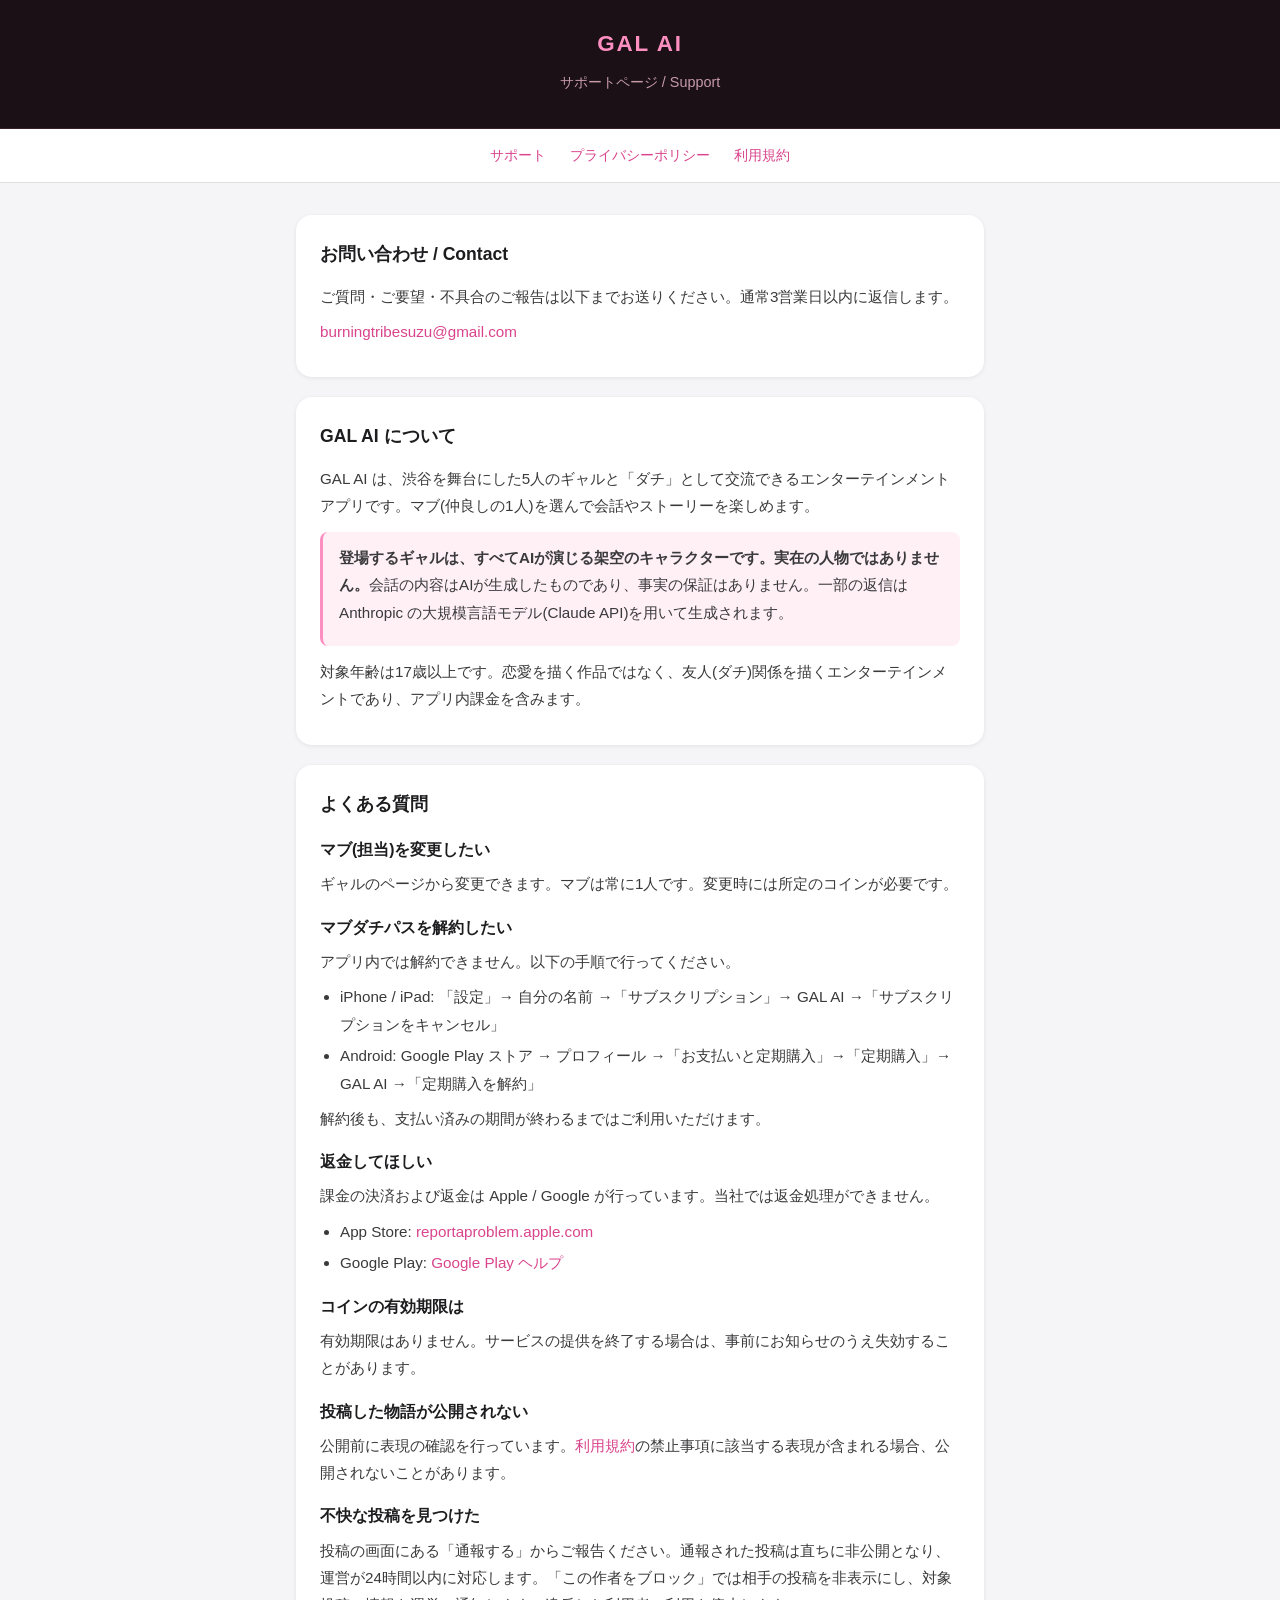
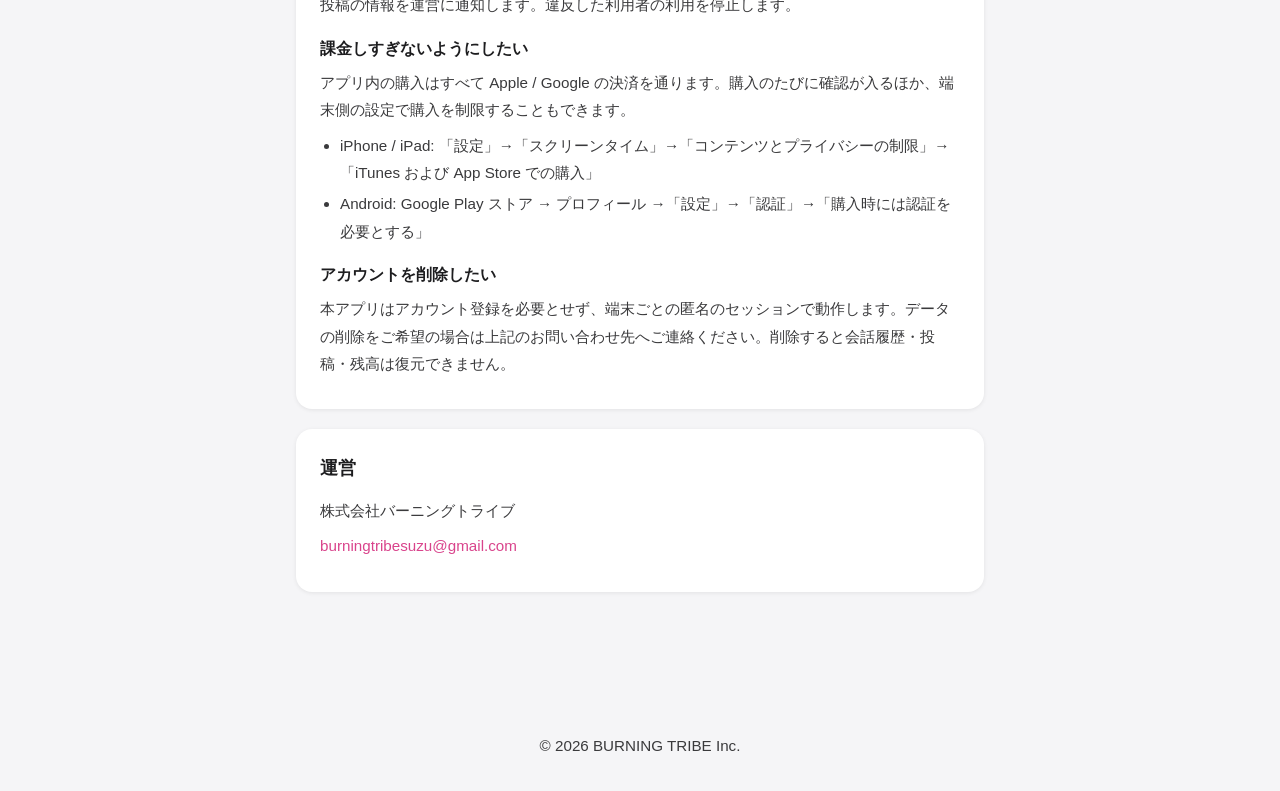
<file: index.html>
<!DOCTYPE html>
<html lang="ja">
<head>
<meta charset="UTF-8">
<meta name="viewport" content="width=device-width, initial-scale=1.0">
<title>GAL AI — サポート</title>
<link rel="stylesheet" href="style.css">
</head>
<body>
<header>
  <h1>GAL AI</h1>
  <p>サポートページ / Support</p>
</header>
<nav>
  <a href="index.html">サポート</a>
  <a href="privacy.html">プライバシーポリシー</a>
  <a href="terms.html">利用規約</a>
</nav>
<main>

<section>
  <h2>お問い合わせ / Contact</h2>
  <p>ご質問・ご要望・不具合のご報告は以下までお送りください。通常3営業日以内に返信します。</p>
  <p><a href="mailto:burningtribesuzu@gmail.com">burningtribesuzu@gmail.com</a></p>
</section>

<section>
  <h2>GAL AI について</h2>
  <p>GAL AI は、渋谷を舞台にした5人のギャルと「ダチ」として交流できるエンターテインメントアプリです。マブ(仲良しの1人)を選んで会話やストーリーを楽しめます。</p>
  <div class="note">
    <p><strong>登場するギャルは、すべてAIが演じる架空のキャラクターです。実在の人物ではありません。</strong>会話の内容はAIが生成したものであり、事実の保証はありません。一部の返信は Anthropic の大規模言語モデル(Claude API)を用いて生成されます。</p>
  </div>
  <p>対象年齢は17歳以上です。恋愛を描く作品ではなく、友人(ダチ)関係を描くエンターテインメントであり、アプリ内課金を含みます。</p>
</section>

<section>
  <h2>よくある質問</h2>

  <h3>マブ(担当)を変更したい</h3>
  <p>ギャルのページから変更できます。マブは常に1人です。変更時には所定のコインが必要です。</p>

  <h3>マブダチパスを解約したい</h3>
  <p>アプリ内では解約できません。以下の手順で行ってください。</p>
  <ul>
    <li>iPhone / iPad: 「設定」→ 自分の名前 →「サブスクリプション」→ GAL AI →「サブスクリプションをキャンセル」</li>
    <li>Android: Google Play ストア → プロフィール →「お支払いと定期購入」→「定期購入」→ GAL AI →「定期購入を解約」</li>
  </ul>
  <p>解約後も、支払い済みの期間が終わるまではご利用いただけます。</p>

  <h3>返金してほしい</h3>
  <p>課金の決済および返金は Apple / Google が行っています。当社では返金処理ができません。</p>
  <ul>
    <li>App Store: <a href="https://reportaproblem.apple.com/">reportaproblem.apple.com</a></li>
    <li>Google Play: <a href="https://support.google.com/googleplay/answer/2479637">Google Play ヘルプ</a></li>
  </ul>

  <h3>コインの有効期限は</h3>
  <p>有効期限はありません。サービスの提供を終了する場合は、事前にお知らせのうえ失効することがあります。</p>

  <h3>投稿した物語が公開されない</h3>
  <p>公開前に表現の確認を行っています。<a href="terms.html">利用規約</a>の禁止事項に該当する表現が含まれる場合、公開されないことがあります。</p>

  <h3>不快な投稿を見つけた</h3>
  <p>投稿の画面にある「通報する」からご報告ください。通報された投稿は直ちに非公開となり、運営が24時間以内に対応します。「この作者をブロック」では相手の投稿を非表示にし、対象投稿の情報を運営に通知します。違反した利用者の利用を停止します。</p>

  <h3>課金しすぎないようにしたい</h3>
  <p>アプリ内の購入はすべて Apple / Google の決済を通ります。購入のたびに確認が入るほか、端末側の設定で購入を制限することもできます。</p>
  <ul>
    <li>iPhone / iPad: 「設定」→「スクリーンタイム」→「コンテンツとプライバシーの制限」→「iTunes および App Store での購入」</li>
    <li>Android: Google Play ストア → プロフィール →「設定」→「認証」→「購入時には認証を必要とする」</li>
  </ul>

  <h3>アカウントを削除したい</h3>
  <p>本アプリはアカウント登録を必要とせず、端末ごとの匿名のセッションで動作します。データの削除をご希望の場合は上記のお問い合わせ先へご連絡ください。削除すると会話履歴・投稿・残高は復元できません。</p>
</section>

<section>
  <h2>運営</h2>
  <p>株式会社バーニングトライブ</p>
  <p><a href="mailto:burningtribesuzu@gmail.com">burningtribesuzu@gmail.com</a></p>
</section>

</main>
<footer>
  <p>© 2026 BURNING TRIBE Inc.</p>
</footer>
</body>
</html>
</file>
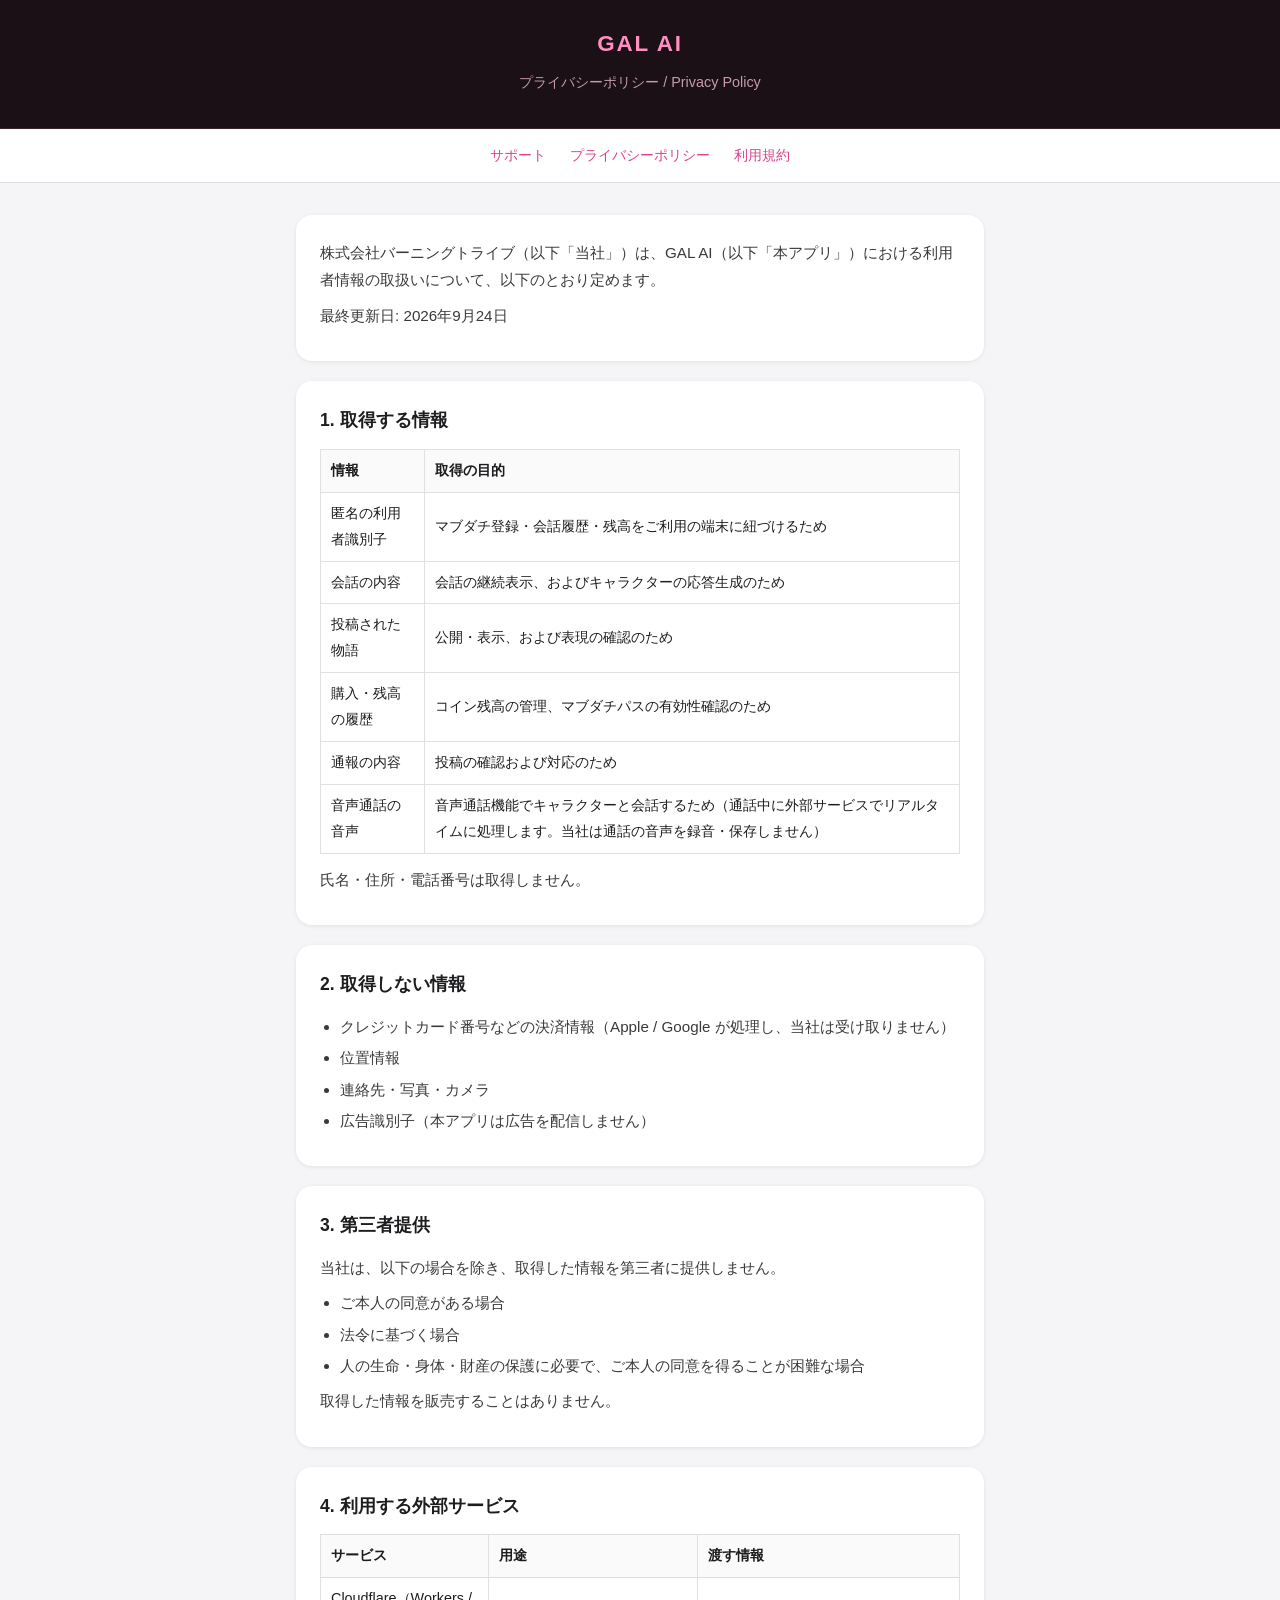
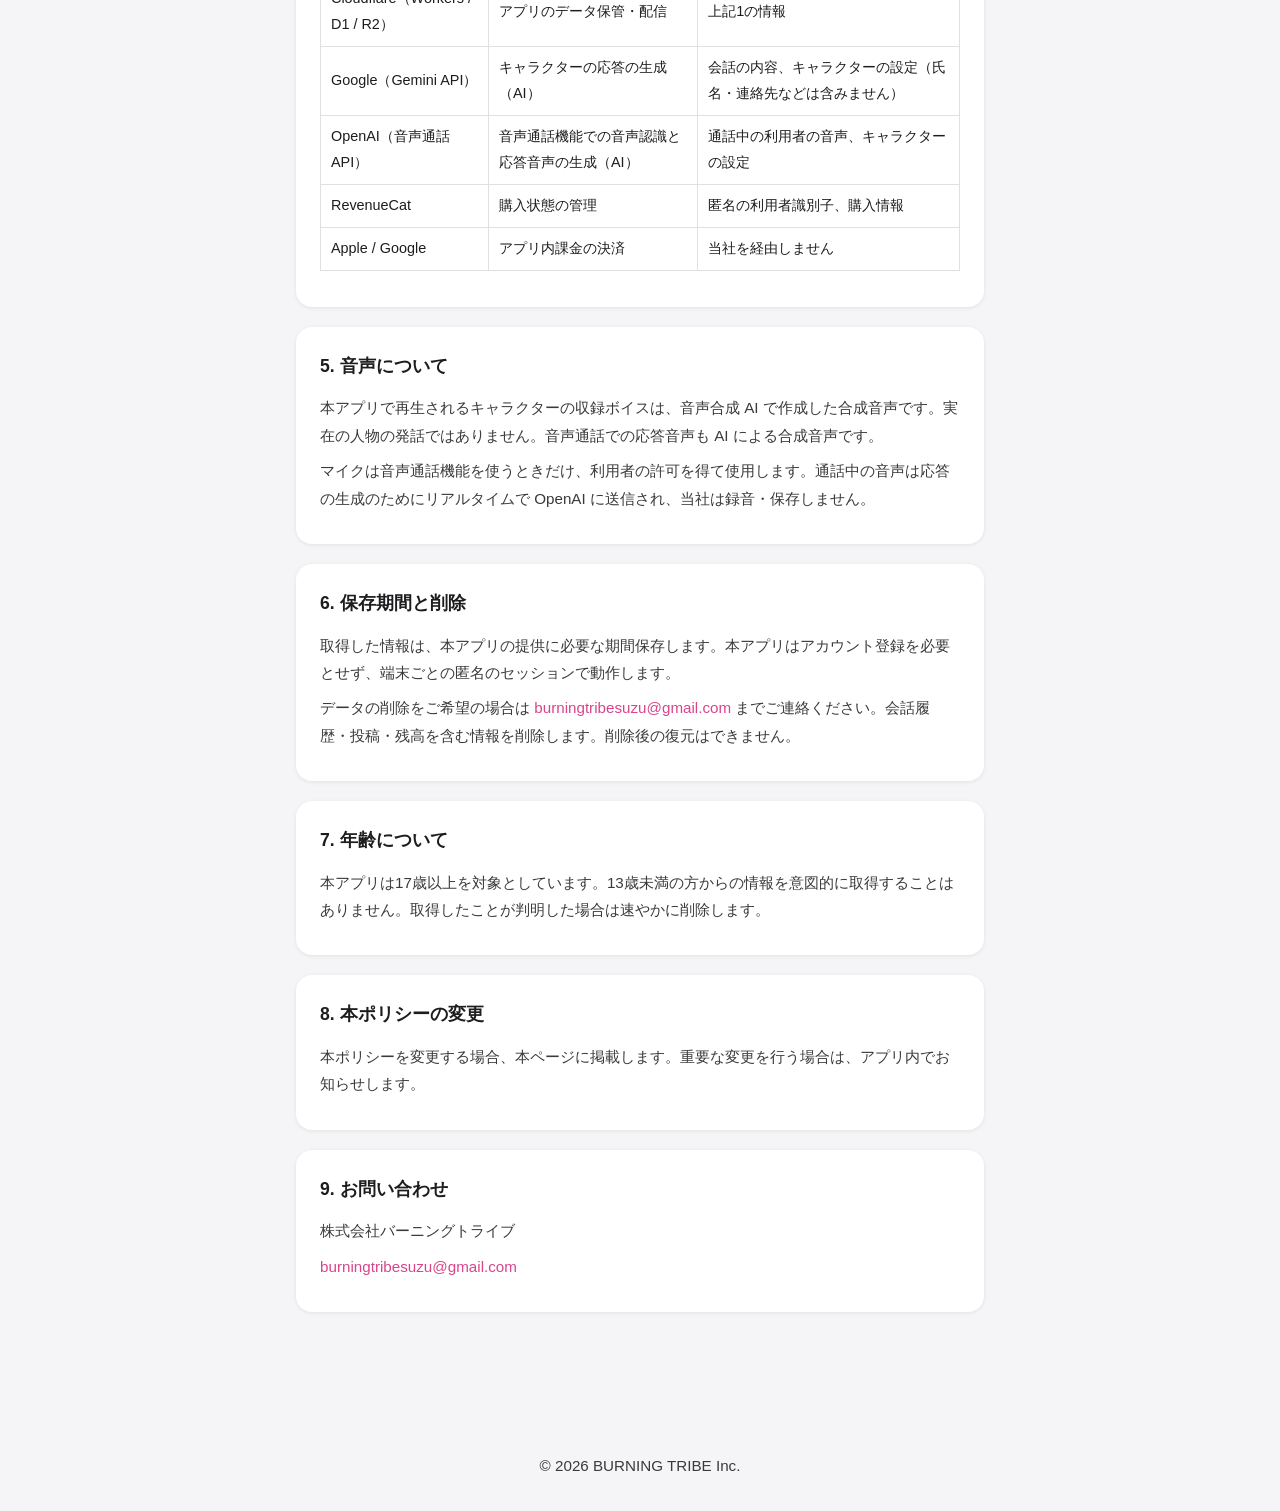
<file: privacy.html>
<!DOCTYPE html>
<html lang="ja">
<head>
<meta charset="UTF-8">
<meta name="viewport" content="width=device-width, initial-scale=1.0">
<title>GAL AI — プライバシーポリシー</title>
<link rel="stylesheet" href="style.css">
</head>
<body>
<header>
  <h1>GAL AI</h1>
  <p>プライバシーポリシー / Privacy Policy</p>
</header>
<nav>
  <a href="index.html">サポート</a>
  <a href="privacy.html">プライバシーポリシー</a>
  <a href="terms.html">利用規約</a>
</nav>
<main>

<section>
  <p>株式会社バーニングトライブ（以下「当社」）は、GAL AI（以下「本アプリ」）における利用者情報の取扱いについて、以下のとおり定めます。</p>
  <p>最終更新日: 2026年9月24日</p>
</section>

<section>
  <h2>1. 取得する情報</h2>
  <table>
    <tr><th>情報</th><th>取得の目的</th></tr>
    <tr><td>匿名の利用者識別子</td><td>マブダチ登録・会話履歴・残高をご利用の端末に紐づけるため</td></tr>
    <tr><td>会話の内容</td><td>会話の継続表示、およびキャラクターの応答生成のため</td></tr>
    <tr><td>投稿された物語</td><td>公開・表示、および表現の確認のため</td></tr>
    <tr><td>購入・残高の履歴</td><td>コイン残高の管理、マブダチパスの有効性確認のため</td></tr>
    <tr><td>通報の内容</td><td>投稿の確認および対応のため</td></tr>
    <tr><td>音声通話の音声</td><td>音声通話機能でキャラクターと会話するため（通話中に外部サービスでリアルタイムに処理します。当社は通話の音声を録音・保存しません）</td></tr>
  </table>
  <p>氏名・住所・電話番号は取得しません。</p>
</section>

<section>
  <h2>2. 取得しない情報</h2>
  <ul>
    <li>クレジットカード番号などの決済情報（Apple / Google が処理し、当社は受け取りません）</li>
    <li>位置情報</li>
    <li>連絡先・写真・カメラ</li>
    <li>広告識別子（本アプリは広告を配信しません）</li>
  </ul>
</section>

<section>
  <h2>3. 第三者提供</h2>
  <p>当社は、以下の場合を除き、取得した情報を第三者に提供しません。</p>
  <ul>
    <li>ご本人の同意がある場合</li>
    <li>法令に基づく場合</li>
    <li>人の生命・身体・財産の保護に必要で、ご本人の同意を得ることが困難な場合</li>
  </ul>
  <p>取得した情報を販売することはありません。</p>
</section>

<section>
  <h2>4. 利用する外部サービス</h2>
  <table>
    <tr><th>サービス</th><th>用途</th><th>渡す情報</th></tr>
    <tr><td>Cloudflare（Workers / D1 / R2）</td><td>アプリのデータ保管・配信</td><td>上記1の情報</td></tr>
    <tr><td>Google（Gemini API）</td><td>キャラクターの応答の生成（AI）</td><td>会話の内容、キャラクターの設定（氏名・連絡先などは含みません）</td></tr>
    <tr><td>OpenAI（音声通話 API）</td><td>音声通話機能での音声認識と応答音声の生成（AI）</td><td>通話中の利用者の音声、キャラクターの設定</td></tr>
    <tr><td>RevenueCat</td><td>購入状態の管理</td><td>匿名の利用者識別子、購入情報</td></tr>
    <tr><td>Apple / Google</td><td>アプリ内課金の決済</td><td>当社を経由しません</td></tr>
  </table>
</section>

<section>
  <h2>5. 音声について</h2>
  <p>本アプリで再生されるキャラクターの収録ボイスは、音声合成 AI で作成した合成音声です。実在の人物の発話ではありません。音声通話での応答音声も AI による合成音声です。</p>
  <p>マイクは音声通話機能を使うときだけ、利用者の許可を得て使用します。通話中の音声は応答の生成のためにリアルタイムで OpenAI に送信され、当社は録音・保存しません。</p>
</section>

<section>
  <h2>6. 保存期間と削除</h2>
  <p>取得した情報は、本アプリの提供に必要な期間保存します。本アプリはアカウント登録を必要とせず、端末ごとの匿名のセッションで動作します。</p>
  <p>データの削除をご希望の場合は <a href="mailto:burningtribesuzu@gmail.com">burningtribesuzu@gmail.com</a> までご連絡ください。会話履歴・投稿・残高を含む情報を削除します。削除後の復元はできません。</p>
</section>

<section>
  <h2>7. 年齢について</h2>
  <p>本アプリは17歳以上を対象としています。13歳未満の方からの情報を意図的に取得することはありません。取得したことが判明した場合は速やかに削除します。</p>
</section>

<section>
  <h2>8. 本ポリシーの変更</h2>
  <p>本ポリシーを変更する場合、本ページに掲載します。重要な変更を行う場合は、アプリ内でお知らせします。</p>
</section>

<section>
  <h2>9. お問い合わせ</h2>
  <p>株式会社バーニングトライブ</p>
  <p><a href="mailto:burningtribesuzu@gmail.com">burningtribesuzu@gmail.com</a></p>
</section>

</main>
<footer>
  <p>© 2026 BURNING TRIBE Inc.</p>
</footer>
</body>
</html>
</file>
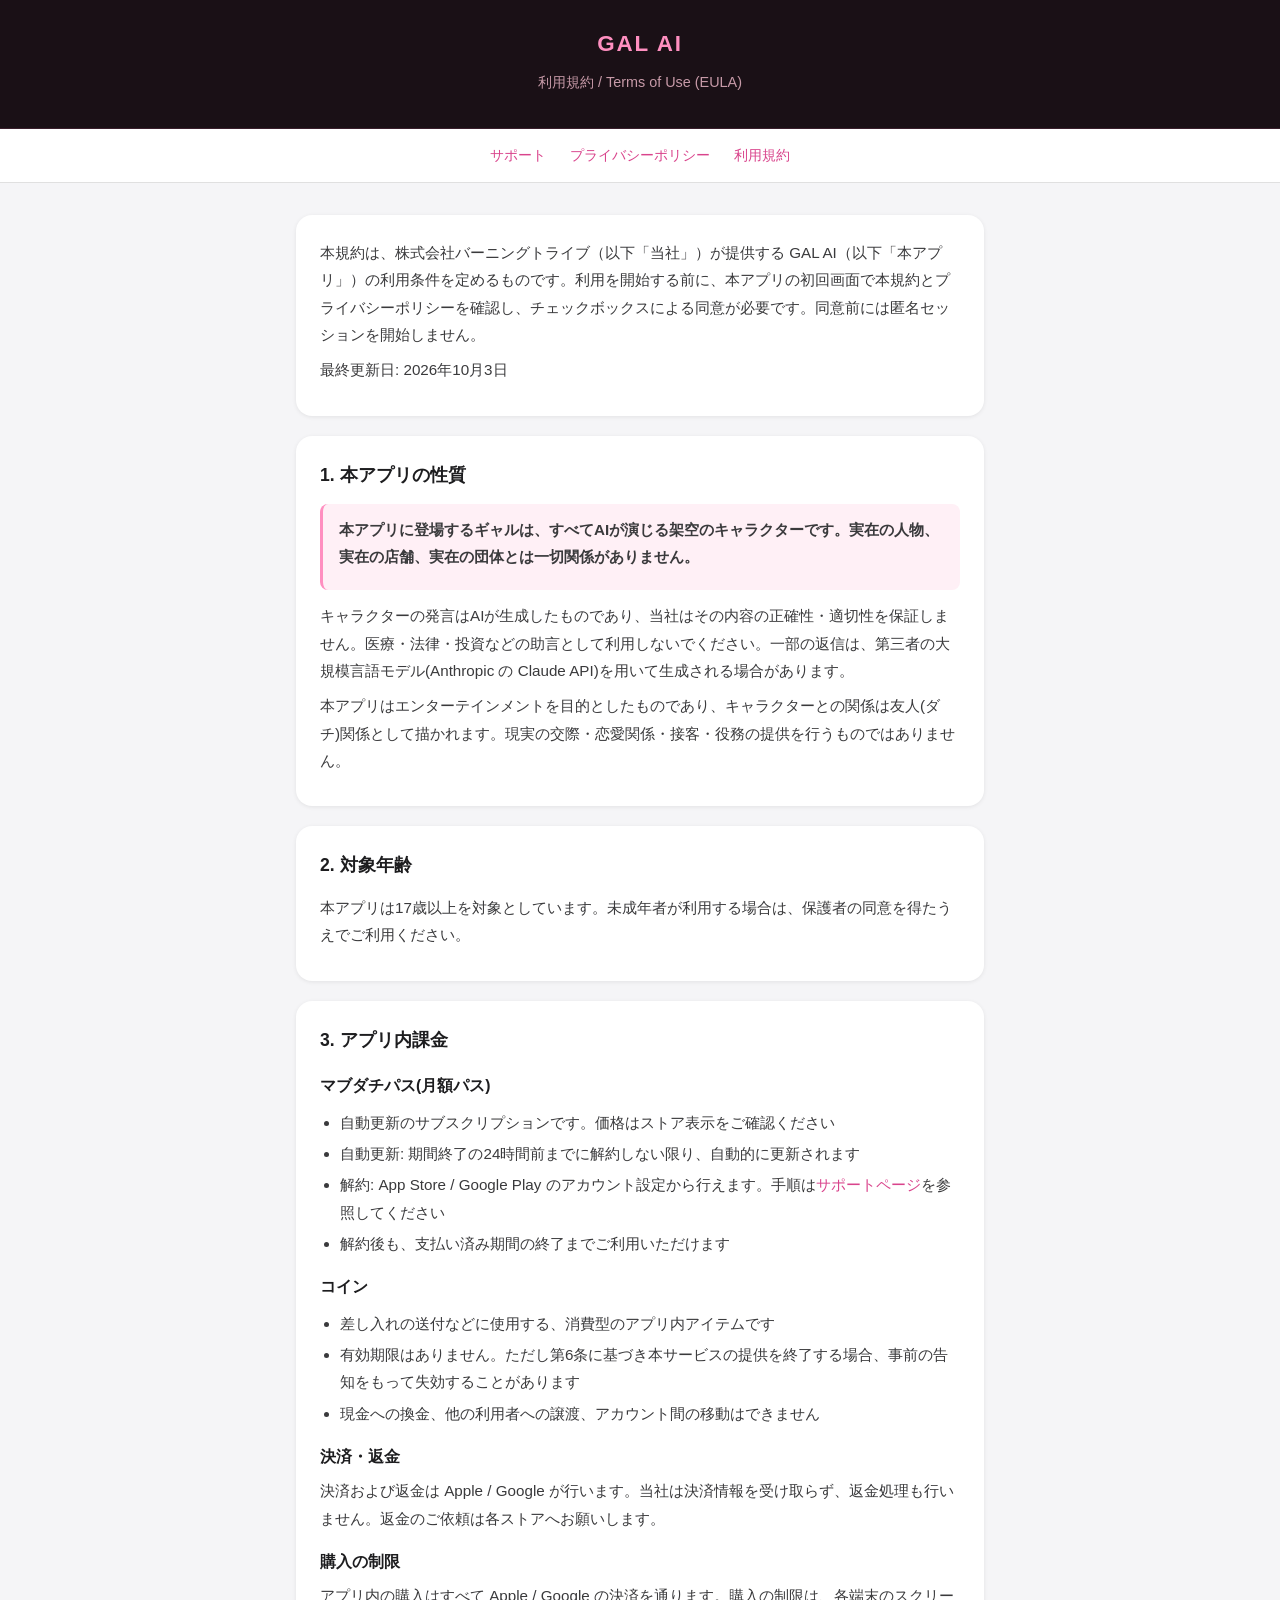
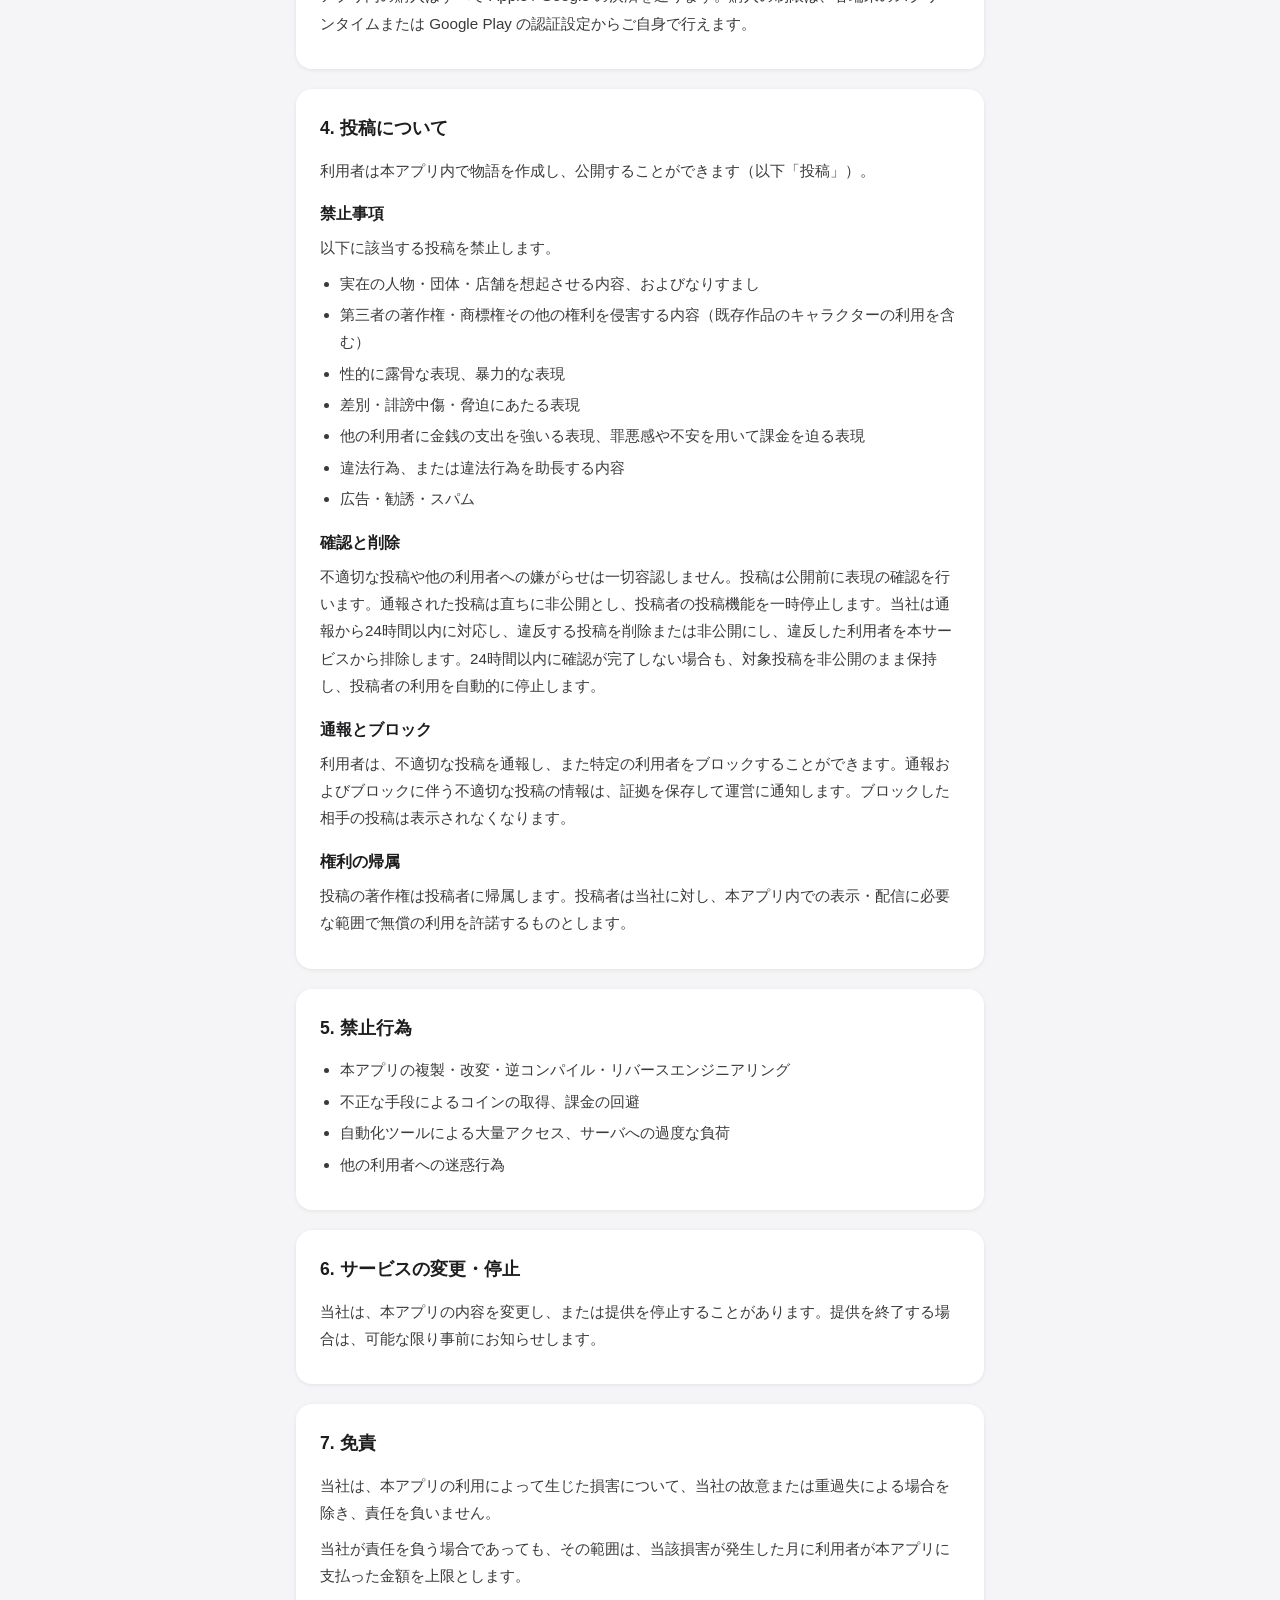
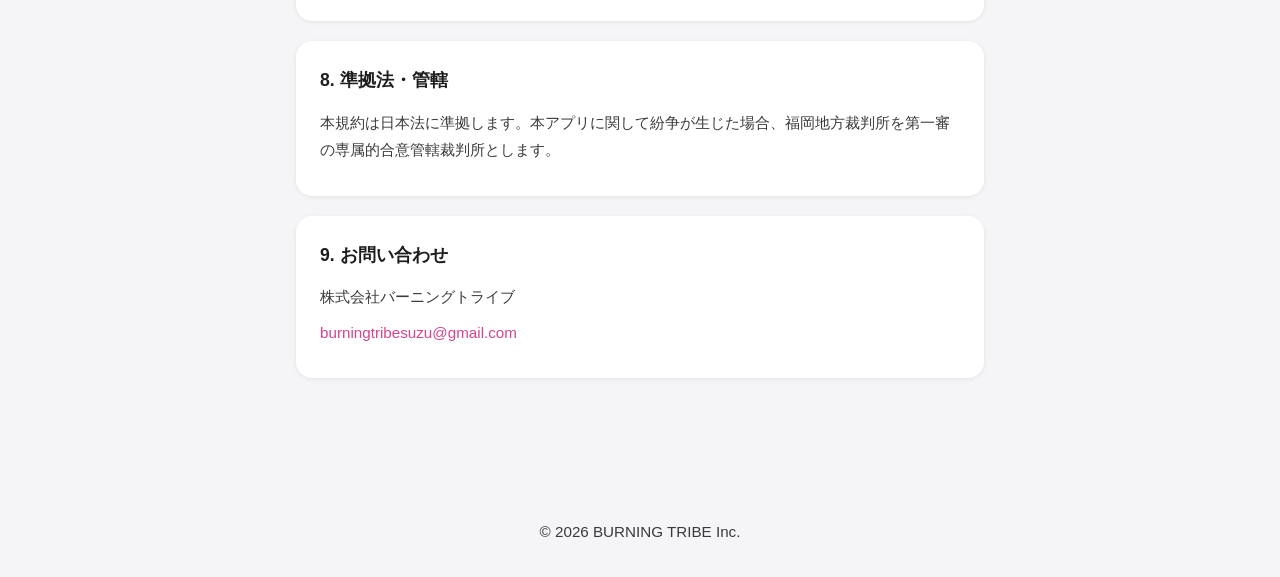
<file: terms.html>
<!DOCTYPE html>
<html lang="ja">
<head>
<meta charset="UTF-8">
<meta name="viewport" content="width=device-width, initial-scale=1.0">
<title>GAL AI — 利用規約</title>
<link rel="stylesheet" href="style.css">
</head>
<body>
<header>
  <h1>GAL AI</h1>
  <p>利用規約 / Terms of Use (EULA)</p>
</header>
<nav>
  <a href="index.html">サポート</a>
  <a href="privacy.html">プライバシーポリシー</a>
  <a href="terms.html">利用規約</a>
</nav>
<main>

<section>
  <p>本規約は、株式会社バーニングトライブ（以下「当社」）が提供する GAL AI（以下「本アプリ」）の利用条件を定めるものです。利用を開始する前に、本アプリの初回画面で本規約とプライバシーポリシーを確認し、チェックボックスによる同意が必要です。同意前には匿名セッションを開始しません。</p>
  <p>最終更新日: 2026年10月3日</p>
</section>

<section>
  <h2>1. 本アプリの性質</h2>
  <div class="note">
    <p><strong>本アプリに登場するギャルは、すべてAIが演じる架空のキャラクターです。実在の人物、実在の店舗、実在の団体とは一切関係がありません。</strong></p>
  </div>
  <p>キャラクターの発言はAIが生成したものであり、当社はその内容の正確性・適切性を保証しません。医療・法律・投資などの助言として利用しないでください。一部の返信は、第三者の大規模言語モデル(Anthropic の Claude API)を用いて生成される場合があります。</p>
  <p>本アプリはエンターテインメントを目的としたものであり、キャラクターとの関係は友人(ダチ)関係として描かれます。現実の交際・恋愛関係・接客・役務の提供を行うものではありません。</p>
</section>

<section>
  <h2>2. 対象年齢</h2>
  <p>本アプリは17歳以上を対象としています。未成年者が利用する場合は、保護者の同意を得たうえでご利用ください。</p>
</section>

<section>
  <h2>3. アプリ内課金</h2>
  <h3>マブダチパス(月額パス)</h3>
  <ul>
    <li>自動更新のサブスクリプションです。価格はストア表示をご確認ください</li>
    <li>自動更新: 期間終了の24時間前までに解約しない限り、自動的に更新されます</li>
    <li>解約: App Store / Google Play のアカウント設定から行えます。手順は<a href="index.html">サポートページ</a>を参照してください</li>
    <li>解約後も、支払い済み期間の終了までご利用いただけます</li>
  </ul>
  <h3>コイン</h3>
  <ul>
    <li>差し入れの送付などに使用する、消費型のアプリ内アイテムです</li>
    <li>有効期限はありません。ただし第6条に基づき本サービスの提供を終了する場合、事前の告知をもって失効することがあります</li>
    <li>現金への換金、他の利用者への譲渡、アカウント間の移動はできません</li>
  </ul>
  <h3>決済・返金</h3>
  <p>決済および返金は Apple / Google が行います。当社は決済情報を受け取らず、返金処理も行いません。返金のご依頼は各ストアへお願いします。</p>
  <h3>購入の制限</h3>
  <p>アプリ内の購入はすべて Apple / Google の決済を通ります。購入の制限は、各端末のスクリーンタイムまたは Google Play の認証設定からご自身で行えます。</p>
</section>

<section>
  <h2>4. 投稿について</h2>
  <p>利用者は本アプリ内で物語を作成し、公開することができます（以下「投稿」）。</p>
  <h3>禁止事項</h3>
  <p>以下に該当する投稿を禁止します。</p>
  <ul>
    <li>実在の人物・団体・店舗を想起させる内容、およびなりすまし</li>
    <li>第三者の著作権・商標権その他の権利を侵害する内容（既存作品のキャラクターの利用を含む）</li>
    <li>性的に露骨な表現、暴力的な表現</li>
    <li>差別・誹謗中傷・脅迫にあたる表現</li>
    <li>他の利用者に金銭の支出を強いる表現、罪悪感や不安を用いて課金を迫る表現</li>
    <li>違法行為、または違法行為を助長する内容</li>
    <li>広告・勧誘・スパム</li>
  </ul>
  <h3>確認と削除</h3>
  <p>不適切な投稿や他の利用者への嫌がらせは一切容認しません。投稿は公開前に表現の確認を行います。通報された投稿は直ちに非公開とし、投稿者の投稿機能を一時停止します。当社は通報から24時間以内に対応し、違反する投稿を削除または非公開にし、違反した利用者を本サービスから排除します。24時間以内に確認が完了しない場合も、対象投稿を非公開のまま保持し、投稿者の利用を自動的に停止します。</p>
  <h3>通報とブロック</h3>
  <p>利用者は、不適切な投稿を通報し、また特定の利用者をブロックすることができます。通報およびブロックに伴う不適切な投稿の情報は、証拠を保存して運営に通知します。ブロックした相手の投稿は表示されなくなります。</p>
  <h3>権利の帰属</h3>
  <p>投稿の著作権は投稿者に帰属します。投稿者は当社に対し、本アプリ内での表示・配信に必要な範囲で無償の利用を許諾するものとします。</p>
</section>

<section>
  <h2>5. 禁止行為</h2>
  <ul>
    <li>本アプリの複製・改変・逆コンパイル・リバースエンジニアリング</li>
    <li>不正な手段によるコインの取得、課金の回避</li>
    <li>自動化ツールによる大量アクセス、サーバへの過度な負荷</li>
    <li>他の利用者への迷惑行為</li>
  </ul>
</section>

<section>
  <h2>6. サービスの変更・停止</h2>
  <p>当社は、本アプリの内容を変更し、または提供を停止することがあります。提供を終了する場合は、可能な限り事前にお知らせします。</p>
</section>

<section>
  <h2>7. 免責</h2>
  <p>当社は、本アプリの利用によって生じた損害について、当社の故意または重過失による場合を除き、責任を負いません。</p>
  <p>当社が責任を負う場合であっても、その範囲は、当該損害が発生した月に利用者が本アプリに支払った金額を上限とします。</p>
</section>

<section>
  <h2>8. 準拠法・管轄</h2>
  <p>本規約は日本法に準拠します。本アプリに関して紛争が生じた場合、福岡地方裁判所を第一審の専属的合意管轄裁判所とします。</p>
</section>

<section>
  <h2>9. お問い合わせ</h2>
  <p>株式会社バーニングトライブ</p>
  <p><a href="mailto:burningtribesuzu@gmail.com">burningtribesuzu@gmail.com</a></p>
</section>

</main>
<footer>
  <p>© 2026 BURNING TRIBE Inc.</p>
</footer>
</body>
</html>
</file>
<file: style.css>
*, *::before, *::after { box-sizing: border-box; margin: 0; padding: 0; }

body {
  font-family: -apple-system, BlinkMacSystemFont, 'Helvetica Neue', 'Hiragino Sans', sans-serif;
  background: #f5f5f7;
  color: #1d1d1f;
  line-height: 1.8;
}

header {
  background: #1a1016;
  border-bottom: 1px solid #3a1f2c;
  padding: 24px;
  text-align: center;
}

header h1 {
  font-size: 1.4rem;
  font-weight: 700;
  color: #ff8fc0;
  letter-spacing: 0.08em;
}

header p {
  font-size: 0.9rem;
  color: #c79aa8;
  margin-top: 6px;
}

nav {
  background: #fff;
  border-bottom: 1px solid #e0e0e0;
  padding: 12px 16px;
  text-align: center;
}

nav a {
  font-size: 0.9rem;
  margin: 0 10px;
  white-space: nowrap;
}

main { max-width: 720px; margin: 32px auto; padding: 0 16px 64px; }

section {
  background: #fff;
  border-radius: 16px;
  padding: 24px;
  margin-bottom: 20px;
  box-shadow: 0 1px 4px rgba(0, 0, 0, 0.08);
}

h2 { font-size: 1.1rem; font-weight: 700; margin-bottom: 12px; }
h3 { font-size: 0.98rem; font-weight: 700; margin: 16px 0 6px; }
p { font-size: 0.95rem; color: #3a3a3c; margin-bottom: 8px; }
ul { margin: 8px 0 8px 20px; }
li { font-size: 0.95rem; color: #3a3a3c; margin-bottom: 4px; }

a { color: #d9448c; text-decoration: none; }
a:hover { text-decoration: underline; }

.note {
  background: #fff0f6;
  border-left: 3px solid #ff8fc0;
  padding: 12px 16px;
  border-radius: 8px;
  margin: 12px 0;
}

table { width: 100%; border-collapse: collapse; margin: 12px 0; font-size: 0.9rem; }
th, td { border: 1px solid #e0e0e0; padding: 8px 10px; text-align: left; }
th { background: #fafafa; font-weight: 700; }

footer { text-align: center; font-size: 0.8rem; color: #6e6e73; padding: 24px 16px; }
</file>
